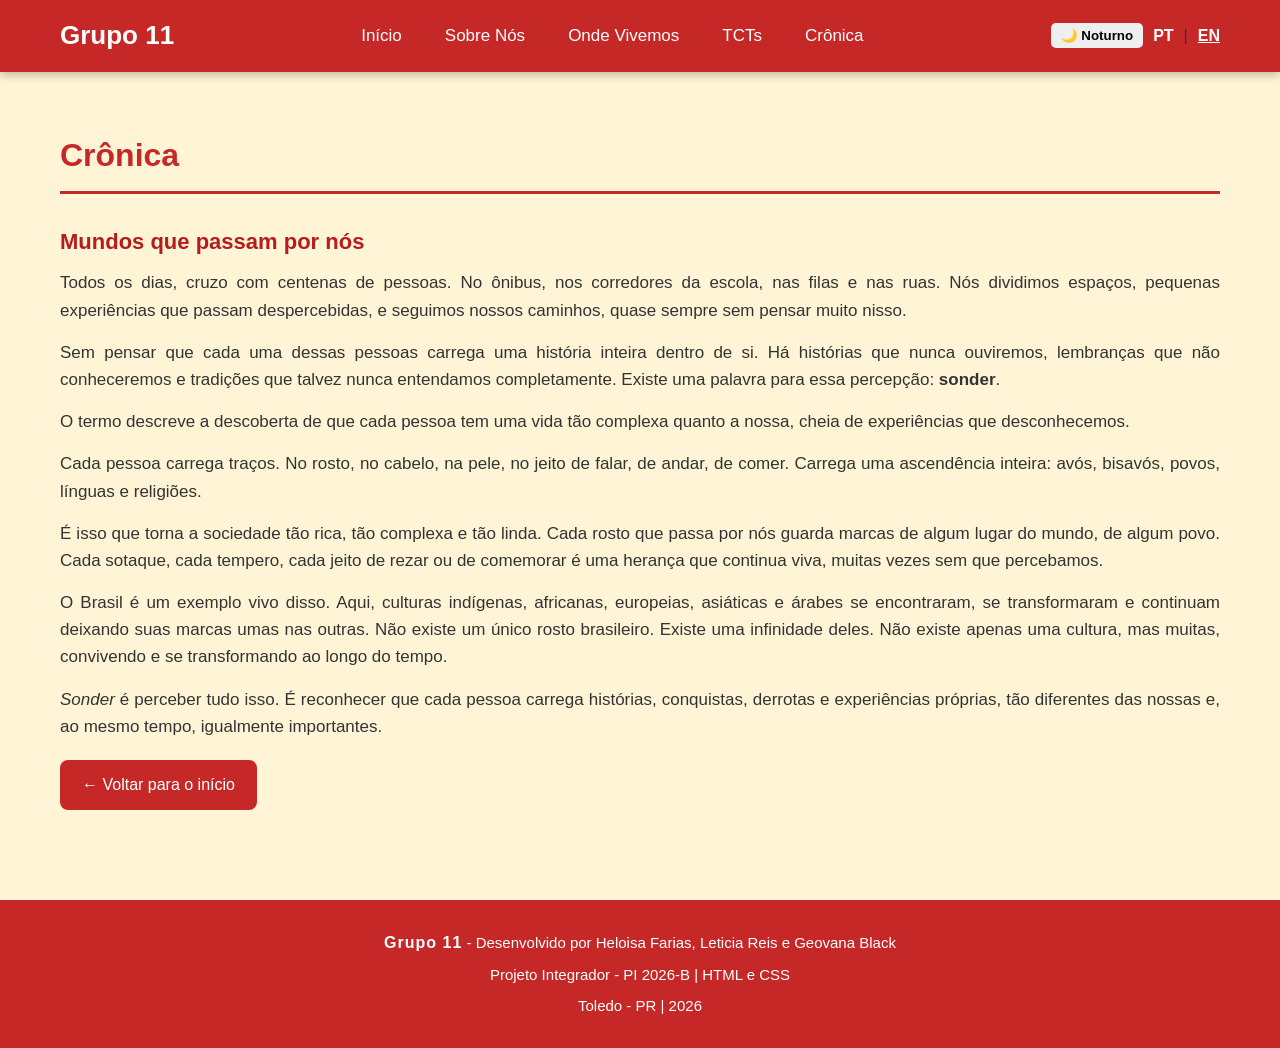
<file: cronica.html>
<!DOCTYPE html>
<html lang="pt-br">
<head>
    <meta charset="UTF-8">
    <meta name="viewport" content="width=device-width, initial-scale=1.0">
    <title>Crônica - Grupo 11</title>
    <link rel="stylesheet" href="assets/css/estilo.css">
    <script src="assets/js/script.js" defer></script>
</head>

<body>

<header>
    <nav class="menu">
        <div class="logo">
            <h1>Grupo 11</h1>
        </div>
        <ul class="menu-links">
            <li><a href="index.html">Início</a></li>
            <li><a href="index.html#sobre-nos">Sobre Nós</a></li>
            <li><a href="index.html#onde-vivemos">Onde Vivemos</a></li>
            <li><a href="index.html#tcts">TCTs</a></li>
            <li><a href="cronica.html">Crônica</a></li>
        </ul>
        <div style="display: flex; gap: 10px; align-items: center;">
            <button onclick="toggleTema()" style="padding: 5px 10px; cursor: pointer; border-radius: 5px; border: none; font-weight: bold;">🌙 Noturno</button>
            <span style="color: white; font-weight: bold;">PT</span> |
            <a href="en/cronica.html" style="color: white; font-weight: bold; text-decoration: underline;">EN</a>
        </div>
    </nav>
</header>

<main>
    <section class="inicio">
        <h2>Crônica</h2>
        <h3>Mundos que passam por nós</h3>

        <p>Todos os dias, cruzo com centenas de pessoas. No ônibus, nos corredores da escola, nas filas e nas ruas. Nós dividimos espaços, pequenas experiências que passam despercebidas, e seguimos nossos caminhos, quase sempre sem pensar muito nisso.</p>

        <p>Sem pensar que cada uma dessas pessoas carrega uma história inteira dentro de si. Há histórias que nunca ouviremos, lembranças que não conheceremos e tradições que talvez nunca entendamos completamente. Existe uma palavra para essa percepção: <strong>sonder</strong>.</p>

        <p>O termo descreve a descoberta de que cada pessoa tem uma vida tão complexa quanto a nossa, cheia de experiências que desconhecemos.</p>

        <p>Cada pessoa carrega traços. No rosto, no cabelo, na pele, no jeito de falar, de andar, de comer. Carrega uma ascendência inteira: avós, bisavós, povos, línguas e religiões.</p>

        <p>É isso que torna a sociedade tão rica, tão complexa e tão linda. Cada rosto que passa por nós guarda marcas de algum lugar do mundo, de algum povo. Cada sotaque, cada tempero, cada jeito de rezar ou de comemorar é uma herança que continua viva, muitas vezes sem que percebamos.</p>

        <p>O Brasil é um exemplo vivo disso. Aqui, culturas indígenas, africanas, europeias, asiáticas e árabes se encontraram, se transformaram e continuam deixando suas marcas umas nas outras. Não existe um único rosto brasileiro. Existe uma infinidade deles. Não existe apenas uma cultura, mas muitas, convivendo e se transformando ao longo do tempo.</p>

        <p><em>Sonder</em> é perceber tudo isso. É reconhecer que cada pessoa carrega histórias, conquistas, derrotas e experiências próprias, tão diferentes das nossas e, ao mesmo tempo, igualmente importantes.</p>

        <div class="integrantes">
            <a href="index.html">← Voltar para o início</a>
        </div>
    </section>
</main>

<footer>
    <p><strong>Grupo 11</strong> - Desenvolvido por Heloisa Farias, Leticia Reis e Geovana Black</p>
    <p>Projeto Integrador - PI 2026-B | HTML e CSS</p>
    <p>Toledo - PR | 2026</p>
</footer>

</body>
</html>
</file>
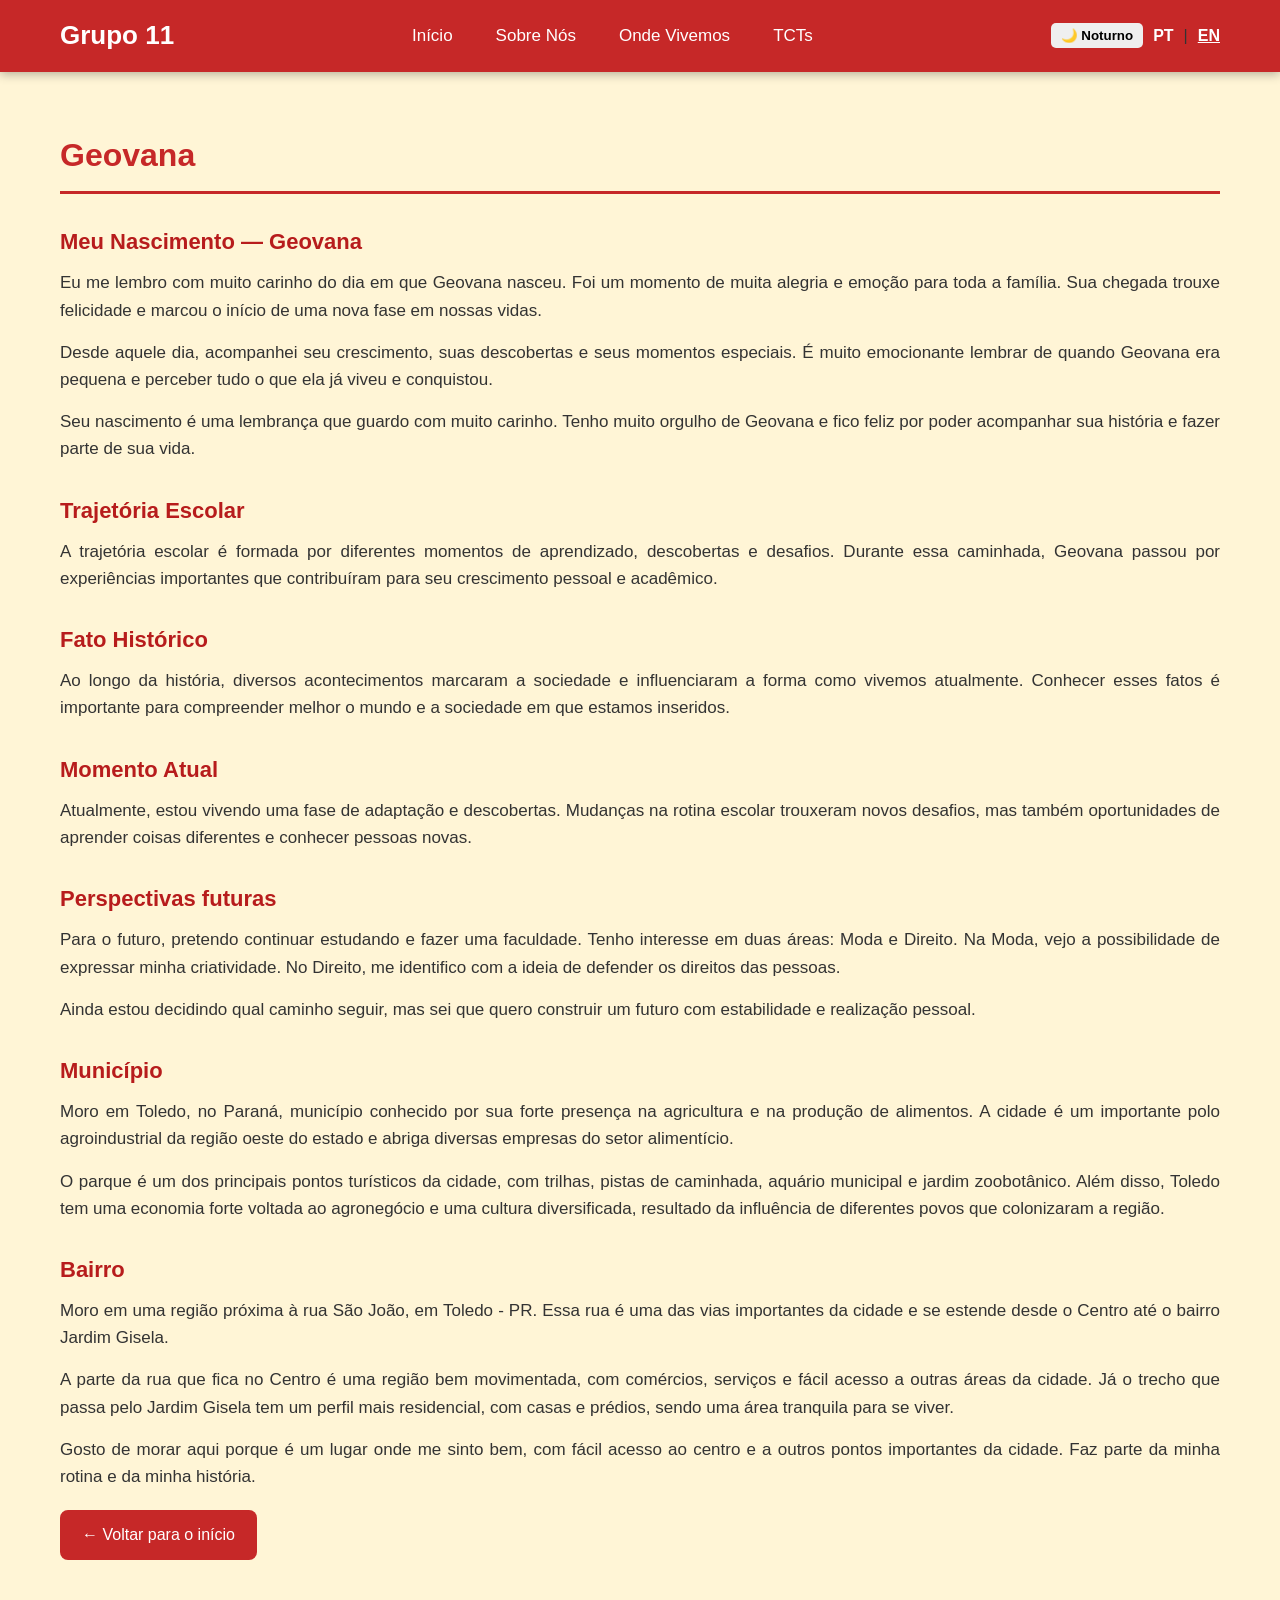
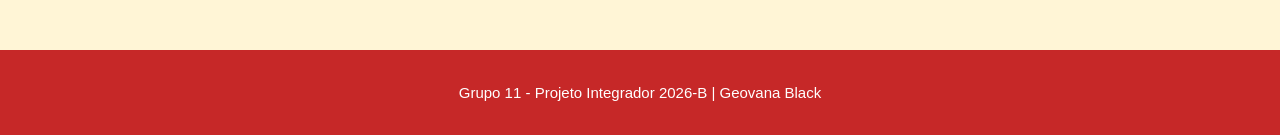
<file: geovana.html>
<!DOCTYPE html>
<html lang="pt-br">

<head>
    <meta charset="UTF-8">
    <meta name="viewport" content="width=device-width, initial-scale=1.0">
    <title>Geovana - Grupo 11</title>
    <link rel="stylesheet" href="assets/css/estilo.css">
    <script src="assets/js/script.js" defer></script>
</head>

<body>

<header>
    <nav class="menu">
        <div class="logo">
            <h1>Grupo 11</h1>
        </div>
        <ul class="menu-links">
            <li><a href="index.html">Início</a></li>
            <li><a href="index.html#sobre-nos">Sobre Nós</a></li>
            <li><a href="index.html#onde-vivemos">Onde Vivemos</a></li>
            <li><a href="index.html#tcts">TCTs</a></li>
        </ul>
        <div style="display: flex; gap: 10px; align-items: center;">
            <button onclick="toggleTema()" style="padding: 5px 10px; cursor: pointer; border-radius: 5px; border: none; font-weight: bold;">🌙 Noturno</button>
            <span style="color: white; font-weight: bold;">PT</span> | 
            <a href="en/geovana.html" style="color: white; font-weight: bold; text-decoration: underline;">EN</a>
        </div>
    </nav>
</header>

<main>

    <section class="inicio">

        <h2>Geovana</h2>

        <h3 id="nascimento">Meu Nascimento — Geovana</h3>

        <p>
            Eu me lembro com muito carinho do dia em que Geovana nasceu.
            Foi um momento de muita alegria e emoção para toda a família.
            Sua chegada trouxe felicidade e marcou o início de uma nova fase
            em nossas vidas.
        </p>

        <p>
            Desde aquele dia, acompanhei seu crescimento, suas descobertas
            e seus momentos especiais. É muito emocionante lembrar de quando
            Geovana era pequena e perceber tudo o que ela já viveu e conquistou.
        </p>

        <p>
            Seu nascimento é uma lembrança que guardo com muito carinho.
            Tenho muito orgulho de Geovana e fico feliz por poder acompanhar
            sua história e fazer parte de sua vida.
        </p>

        <h3 id="trajetoria">Trajetória Escolar</h3>

        <p>
            A trajetória escolar é formada por diferentes momentos de
            aprendizado, descobertas e desafios. Durante essa caminhada,
            Geovana passou por experiências importantes que contribuíram
            para seu crescimento pessoal e acadêmico.
        </p>

        <h3 id="fato-historico">Fato Histórico</h3>

        <p>
            Ao longo da história, diversos acontecimentos marcaram a sociedade
            e influenciaram a forma como vivemos atualmente. Conhecer esses
            fatos é importante para compreender melhor o mundo e a sociedade
            em que estamos inseridos.
        </p>

        <h3 id="momento-atual">Momento Atual</h3>
        <p>
            Atualmente, estou vivendo uma fase de adaptação e descobertas.
            Mudanças na rotina escolar trouxeram novos desafios, mas também
            oportunidades de aprender coisas diferentes e conhecer pessoas
            novas.
        </p>

        <h3 id="perspectivas">Perspectivas futuras</h3>
        <p>
            Para o futuro, pretendo continuar estudando e fazer uma faculdade.
            Tenho interesse em duas áreas: Moda e Direito. Na Moda, vejo a
            possibilidade de expressar minha criatividade. No Direito, me
            identifico com a ideia de defender os direitos das pessoas.
        </p>
        <p>
            Ainda estou decidindo qual caminho seguir, mas sei que quero
            construir um futuro com estabilidade e realização pessoal.
        </p>

        <h3 id="municipio">Município</h3>
        <p>
            Moro em Toledo, no Paraná, município conhecido por sua forte
            presença na agricultura e na produção de alimentos. A cidade é
            um importante polo agroindustrial da região oeste do estado e
            abriga diversas empresas do setor alimentício.
        </p>
        <p>
             O parque é um dos principais pontos turísticos da cidade, com
            trilhas, pistas de caminhada, aquário municipal e jardim
            zoobotânico. Além disso, Toledo tem uma economia forte voltada
            ao agronegócio e uma cultura diversificada, resultado da
            influência de diferentes povos que colonizaram a região.
        </p>

        <h3 id="bairro">Bairro</h3>
        <p>
            Moro em uma região próxima à rua São João, em Toledo - PR. Essa
            rua é uma das vias importantes da cidade e se estende desde o
            Centro até o bairro Jardim Gisela.
        </p>
        <p>
            A parte da rua que fica no Centro é uma região bem movimentada,
            com comércios, serviços e fácil acesso a outras áreas da cidade.
            Já o trecho que passa pelo Jardim Gisela tem um perfil mais
            residencial, com casas e prédios, sendo uma área tranquila para
            se viver.
        </p>
        <p>
            Gosto de morar aqui porque é um lugar onde me sinto bem, com
            fácil acesso ao centro e a outros pontos importantes da cidade.
            Faz parte da minha rotina e da minha história.
        </p>

        <div class="integrantes">
            <a href="index.html">← Voltar para o início</a>
        </div>

    </section>

</main>
<footer>
    <p>Grupo 11 - Projeto Integrador 2026-B | Geovana Black</p>
</footer>

</body>
</html>
</file>
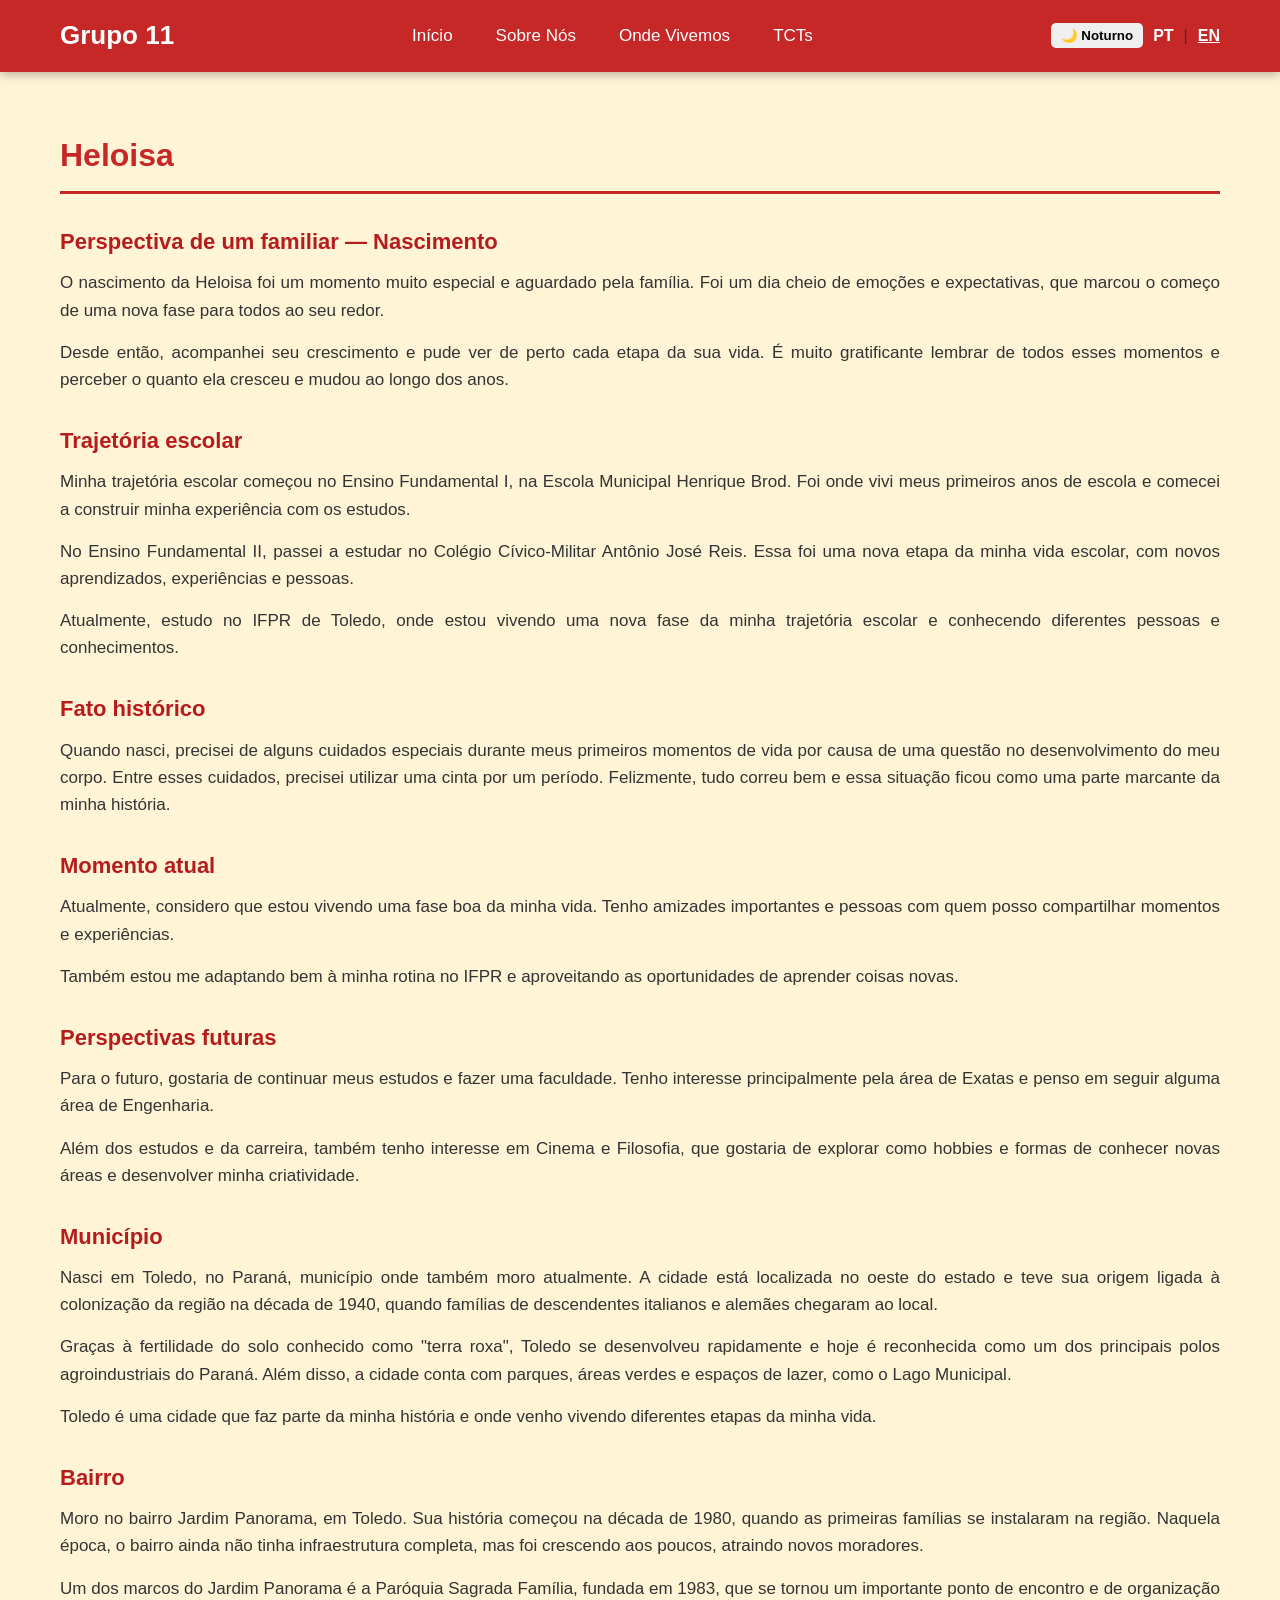
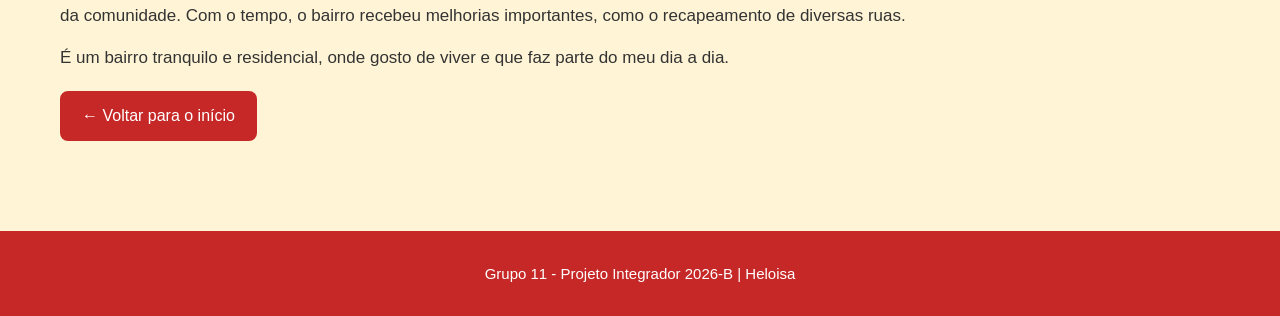
<file: heloisa.html>
<!DOCTYPE html>
<html lang="pt-br">
<head>
    <meta charset="UTF-8">
    <meta name="viewport" content="width=device-width, initial-scale=1.0">
    <title>Heloisa - Grupo 11</title>
    <link rel="stylesheet" href="assets/css/estilo.css">
    <script src="assets/js/script.js" defer></script>
</head>

<body>

<header>
    <nav class="menu">
        <div class="logo">
            <h1>Grupo 11</h1>
        </div>
        <ul class="menu-links">
            <li><a href="index.html">Início</a></li>
            <li><a href="index.html#sobre-nos">Sobre Nós</a></li>
            <li><a href="index.html#onde-vivemos">Onde Vivemos</a></li>
            <li><a href="index.html#tcts">TCTs</a></li>
        </ul>
        <div style="display: flex; gap: 10px; align-items: center;">
            <button onclick="toggleTema()" style="padding: 5px 10px; cursor: pointer; border-radius: 5px; border: none; font-weight: bold;">🌙 Noturno</button>
            <span style="color: white; font-weight: bold;">PT</span> | 
            <a href="en/heloisa.html" style="color: white; font-weight: bold; text-decoration: underline;">EN</a>
        </div>
    </nav>
</header>      

<main>

    <section class="inicio">

        <h2>Heloisa</h2>

        <h3 id="nascimento">Perspectiva de um familiar — Nascimento</h3>

        <p>
            O nascimento da Heloisa foi um momento muito especial e
            aguardado pela família. Foi um dia cheio de emoções e
            expectativas, que marcou o começo de uma nova fase para
            todos ao seu redor.
        </p>

        <p>
            Desde então, acompanhei seu crescimento e pude ver de perto
            cada etapa da sua vida. É muito gratificante lembrar de
            todos esses momentos e perceber o quanto ela cresceu e
            mudou ao longo dos anos.
        </p>

        <h3 id="trajetoria">Trajetória escolar</h3>

        <p>
            Minha trajetória escolar começou no Ensino Fundamental I,
            na Escola Municipal Henrique Brod. Foi onde vivi meus
            primeiros anos de escola e comecei a construir minha
            experiência com os estudos.
        </p>

        <p>
            No Ensino Fundamental II, passei a estudar no Colégio
            Cívico-Militar Antônio José Reis. Essa foi uma nova etapa
            da minha vida escolar, com novos aprendizados, experiências
            e pessoas.
        </p>

        <p>
            Atualmente, estudo no IFPR de Toledo, onde estou vivendo
            uma nova fase da minha trajetória escolar e conhecendo
            diferentes pessoas e conhecimentos.
        </p>

        <h3 id="fato-historico">Fato histórico</h3>

        <p>
            Quando nasci, precisei de alguns cuidados especiais durante
            meus primeiros momentos de vida por causa de uma questão no
            desenvolvimento do meu corpo. Entre esses cuidados, precisei
            utilizar uma cinta por um período. Felizmente, tudo correu
            bem e essa situação ficou como uma parte marcante da minha
            história.
        </p>

        <h3 id="momento-atual">Momento atual</h3>

        <p>
            Atualmente, considero que estou vivendo uma fase boa da
            minha vida. Tenho amizades importantes e pessoas com quem
            posso compartilhar momentos e experiências.
        </p>

        <p>
            Também estou me adaptando bem à minha rotina no IFPR e
            aproveitando as oportunidades de aprender coisas novas.
        </p>

        <h3 id="perspectivas">Perspectivas futuras</h3>

        <p>
            Para o futuro, gostaria de continuar meus estudos e fazer
            uma faculdade. Tenho interesse principalmente pela área de
            Exatas e penso em seguir alguma área de Engenharia.
        </p>

        <p>
            Além dos estudos e da carreira, também tenho interesse em
            Cinema e Filosofia, que gostaria de explorar como hobbies
            e formas de conhecer novas áreas e desenvolver minha
            criatividade.
        </p>

        <h3 id="municipio">Município</h3>

        <p>
            Nasci em Toledo, no Paraná, município onde também moro
            atualmente. A cidade está localizada no oeste do estado e teve sua origem ligada à
            colonização da região na década de 1940, quando famílias de
            descendentes italianos e alemães chegaram ao local.
        </p>

        <p>
            Graças à fertilidade do solo conhecido como "terra roxa", Toledo
            se desenvolveu rapidamente e hoje é reconhecida como um dos
            principais polos agroindustriais do Paraná. Além disso, a cidade
            conta com parques, áreas verdes e espaços de lazer, como o Lago
            Municipal.
        </p>
        <p>
            Toledo é uma cidade que faz parte da minha história e onde
            venho vivendo diferentes etapas da minha vida.
        </p>

        <h3 id="bairro">Bairro</h3>

        <p>
            Moro no bairro Jardim Panorama, em Toledo. Sua história começou na década de 1980, quando as primeiras
            famílias se instalaram na região. Naquela época, o bairro ainda
            não tinha infraestrutura completa, mas foi crescendo aos poucos,
            atraindo novos moradores.
        </p>
       
        <p>
            Um dos marcos do Jardim Panorama é a Paróquia Sagrada Família,
            fundada em 1983, que se tornou um importante ponto de encontro
            e de organização da comunidade. Com o tempo, o bairro recebeu
            melhorias importantes, como o recapeamento de diversas ruas.
        </p>
        <p>
            É um bairro tranquilo e residencial, onde gosto de viver e que faz
            parte do meu dia a dia.
        </p>

        <div class="integrantes">
            <a href="index.html">← Voltar para o início</a>
        </div>

    </section>

</main>

<footer>
    <p>Grupo 11 - Projeto Integrador 2026-B | Heloisa</p>
</footer>

</body>
</html>
</file>
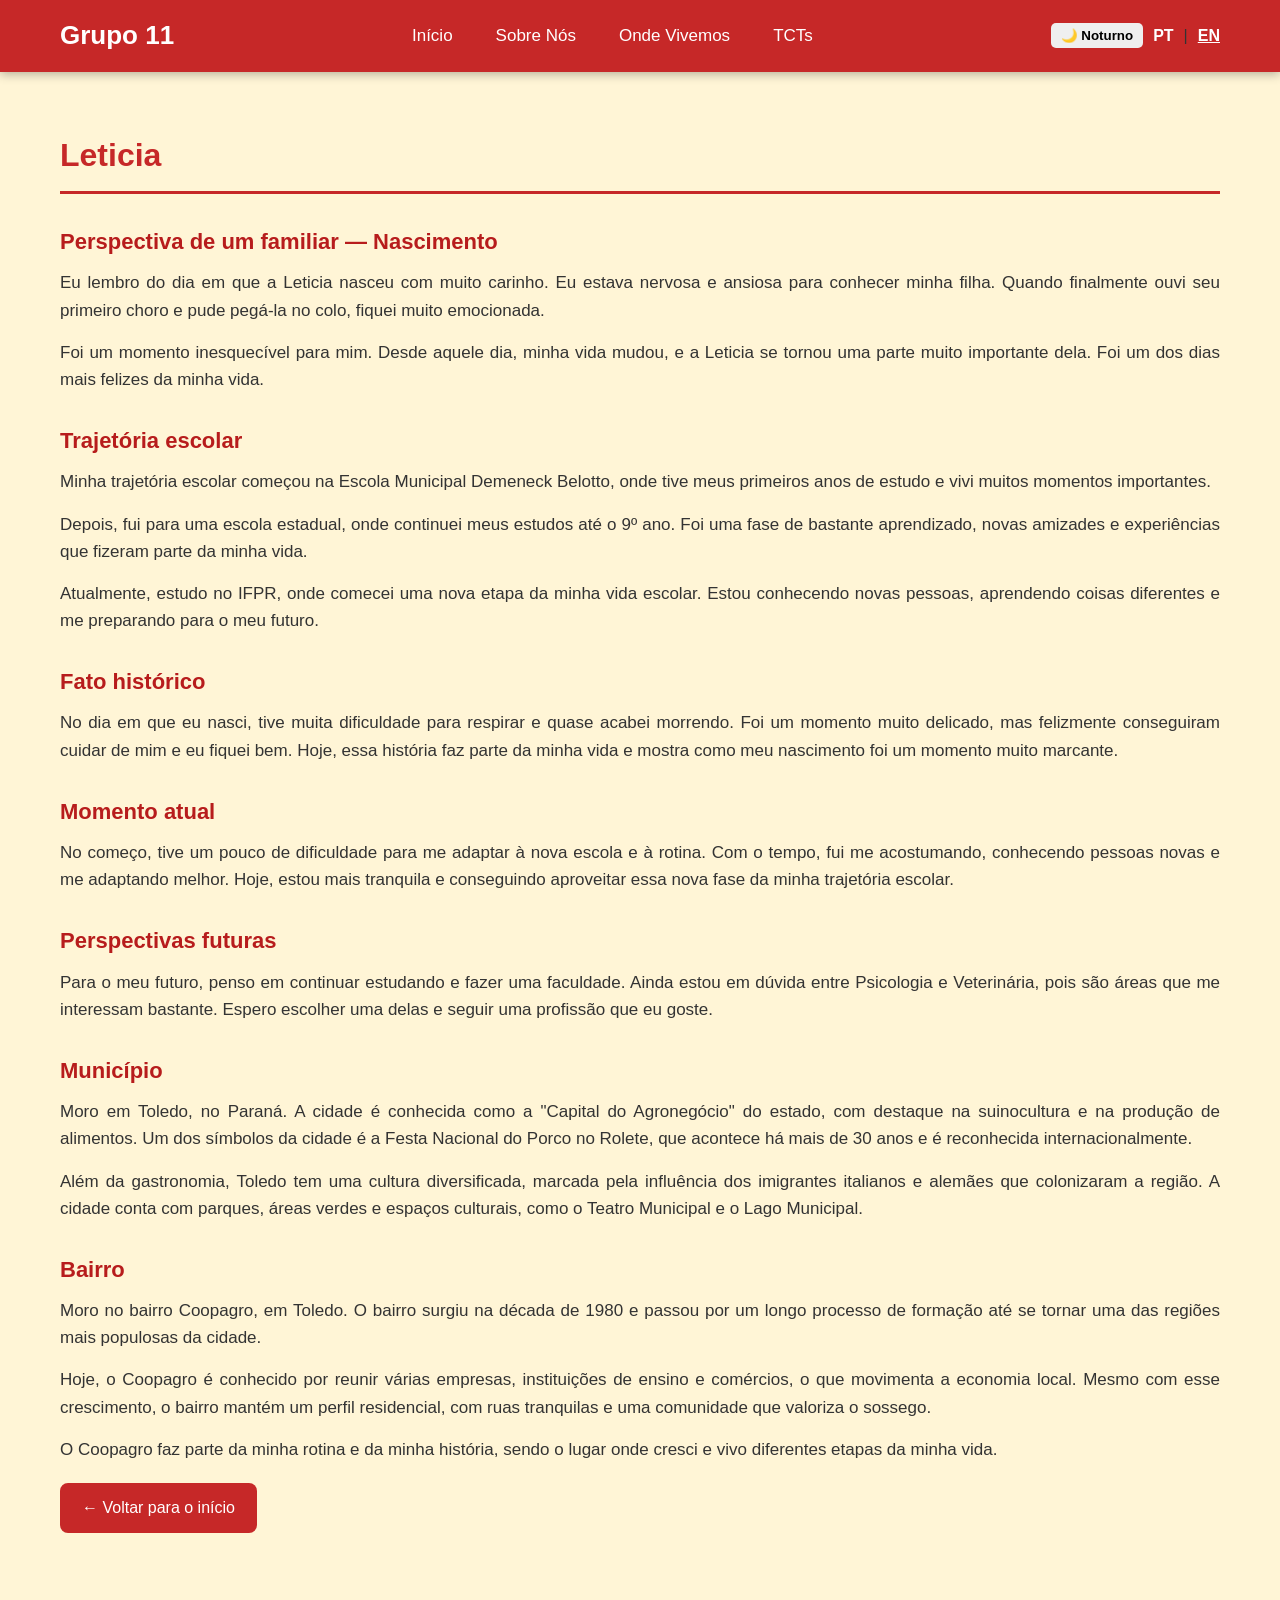
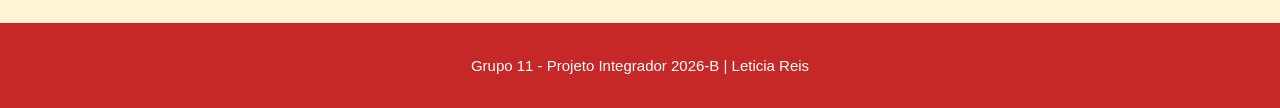
<file: leticia.html>
<!DOCTYPE html>
<html lang="pt-br">
<head>
    <meta charset="UTF-8">
    <meta name="viewport" content="width=device-width, initial-scale=1.0">
    <title>Leticia - Grupo 11</title>
    <link rel="stylesheet" href="assets/css/estilo.css">
    <script src="assets/js/script.js" defer></script>
</head>

<body>

<header>
    <nav class="menu">
        <div class="logo">
            <h1>Grupo 11</h1>
        </div>
        <ul class="menu-links">
            <li><a href="index.html">Início</a></li>
            <li><a href="index.html#sobre-nos">Sobre Nós</a></li>
            <li><a href="index.html#onde-vivemos">Onde Vivemos</a></li>
            <li><a href="index.html#tcts">TCTs</a></li>
        </ul>
        <div style="display: flex; gap: 10px; align-items: center;">
            <button onclick="toggleTema()" style="padding: 5px 10px; cursor: pointer; border-radius: 5px; border: none; font-weight: bold;">🌙 Noturno</button>
            <span style="color: white; font-weight: bold;">PT</span> | 
            <a href="en/leticia.html" style="color: white; font-weight: bold; text-decoration: underline;">EN</a>
        </div>
    </nav>
</header>

<main>

    <section class="inicio">

        <h2>Leticia</h2>

        <h3 id="nascimento">Perspectiva de um familiar — Nascimento</h3>

        <p>
            Eu lembro do dia em que a Leticia nasceu com muito carinho.
            Eu estava nervosa e ansiosa para conhecer minha filha.
            Quando finalmente ouvi seu primeiro choro e pude pegá-la
            no colo, fiquei muito emocionada.
        </p>

        <p>
            Foi um momento inesquecível para mim. Desde aquele dia,
            minha vida mudou, e a Leticia se tornou uma parte muito
            importante dela. Foi um dos dias mais felizes da minha vida.
        </p>

        <h3 id="trajetoria">Trajetória escolar</h3>

        <p>
            Minha trajetória escolar começou na Escola Municipal
            Demeneck Belotto, onde tive meus primeiros anos de estudo
            e vivi muitos momentos importantes.
        </p>

        <p>
            Depois, fui para uma escola estadual, onde continuei meus
            estudos até o 9º ano. Foi uma fase de bastante aprendizado,
            novas amizades e experiências que fizeram parte da minha vida.
        </p>

        <p>
            Atualmente, estudo no IFPR, onde comecei uma nova etapa da
            minha vida escolar. Estou conhecendo novas pessoas,
            aprendendo coisas diferentes e me preparando para o meu futuro.
        </p>

        <h3 id="fato-historico">Fato histórico</h3>

        <p>
            No dia em que eu nasci, tive muita dificuldade para respirar
            e quase acabei morrendo. Foi um momento muito delicado, mas
            felizmente conseguiram cuidar de mim e eu fiquei bem.
            Hoje, essa história faz parte da minha vida e mostra como
            meu nascimento foi um momento muito marcante.
        </p>

        <h3 id="momento-atual">Momento atual</h3>

        <p>
            No começo, tive um pouco de dificuldade para me adaptar à
            nova escola e à rotina. Com o tempo, fui me acostumando,
            conhecendo pessoas novas e me adaptando melhor. Hoje, estou
            mais tranquila e conseguindo aproveitar essa nova fase da
            minha trajetória escolar.
        </p>

        <h3 id="perspectivas">Perspectivas futuras</h3>

        <p>
            Para o meu futuro, penso em continuar estudando e fazer uma
            faculdade. Ainda estou em dúvida entre Psicologia e
            Veterinária, pois são áreas que me interessam bastante.
            Espero escolher uma delas e seguir uma profissão que eu goste.
        </p>

        <h3 id="municipio">Município</h3>

        <p>
            Moro em Toledo, no Paraná. A cidade é conhecida como a "Capital
            do Agronegócio" do estado, com destaque na suinocultura e na
            produção de alimentos. Um dos símbolos da cidade é a Festa
            Nacional do Porco no Rolete, que acontece há mais de 30 anos e
            é reconhecida internacionalmente.
        </p>

        <p>
            Além da gastronomia, Toledo tem uma cultura diversificada,
            marcada pela influência dos imigrantes italianos e alemães que
            colonizaram a região. A cidade conta com parques, áreas verdes
            e espaços culturais, como o Teatro Municipal e o Lago Municipal.
        </p>

        <h3 id="bairro">Bairro</h3>

        <p>
            Moro no bairro Coopagro, em Toledo. O bairro surgiu na
            década de 1980 e passou por um longo processo de formação até
            se tornar uma das regiões mais populosas da cidade.
        </p>
        
        <p>
            Hoje, o Coopagro é conhecido por reunir várias empresas,
            instituições de ensino e comércios, o que movimenta a economia
            local. Mesmo com esse crescimento, o bairro mantém um perfil
            residencial, com ruas tranquilas e uma comunidade que valoriza
            o sossego.
        </p>
        
        <p>
            O Coopagro faz parte da minha rotina e da minha história, sendo
            o lugar onde cresci e vivo diferentes etapas da minha vida.
        </p>

        <div class="integrantes">
            <a href="index.html">← Voltar para o início</a>
        </div>
    </section>

</main>
<footer>
    <p>Grupo 11 - Projeto Integrador 2026-B | Leticia Reis</p>
</footer>

</body>
</html>
</file>
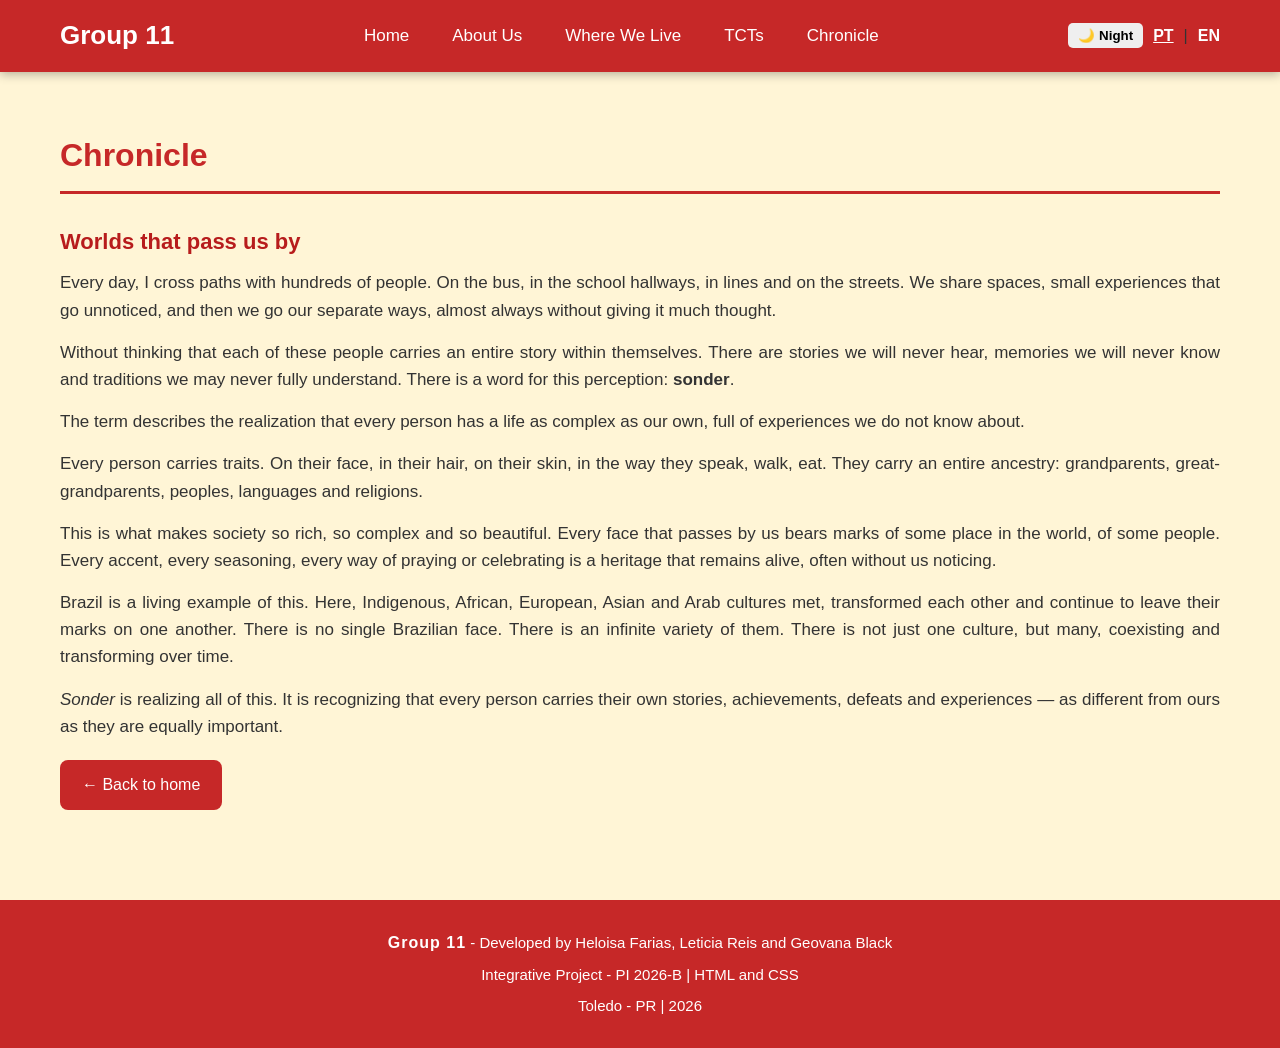
<file: en/cronica.html>
<!DOCTYPE html>
<html lang="en">
<head>
    <meta charset="UTF-8">
    <meta name="viewport" content="width=device-width, initial-scale=1.0">
    <title>Chronicle - Group 11</title>
    <link rel="stylesheet" href="../assets/css/estilo.css">
    <script src="../assets/js/script.js" defer></script>
</head>

<body>

<header>
    <nav class="menu">
        <div class="logo">
            <h1>Group 11</h1>
        </div>
        <ul class="menu-links">
            <li><a href="index.html">Home</a></li>
            <li><a href="index.html#sobre-nos">About Us</a></li>
            <li><a href="index.html#onde-vivemos">Where We Live</a></li>
            <li><a href="index.html#tcts">TCTs</a></li>
            <li><a href="cronica.html">Chronicle</a></li>
        </ul>
        <div style="display: flex; gap: 10px; align-items: center;">
            <button onclick="toggleTema()" style="padding: 5px 10px; cursor: pointer; border-radius: 5px; border: none; font-weight: bold;">🌙 Night</button>
            <a href="../cronica.html" style="color: white; font-weight: bold; text-decoration: underline;">PT</a> |
            <span style="color: white; font-weight: bold;">EN</span>
        </div>
    </nav>
</header>

<main>
    <section class="inicio">
        <h2>Chronicle</h2>
        <h3>Worlds that pass us by</h3>

        <p>Every day, I cross paths with hundreds of people. On the bus, in the school hallways, in lines and on the streets. We share spaces, small experiences that go unnoticed, and then we go our separate ways, almost always without giving it much thought.</p>

        <p>Without thinking that each of these people carries an entire story within themselves. There are stories we will never hear, memories we will never know and traditions we may never fully understand. There is a word for this perception: <strong>sonder</strong>.</p>

        <p>The term describes the realization that every person has a life as complex as our own, full of experiences we do not know about.</p>

        <p>Every person carries traits. On their face, in their hair, on their skin, in the way they speak, walk, eat. They carry an entire ancestry: grandparents, great-grandparents, peoples, languages and religions.</p>

        <p>This is what makes society so rich, so complex and so beautiful. Every face that passes by us bears marks of some place in the world, of some people. Every accent, every seasoning, every way of praying or celebrating is a heritage that remains alive, often without us noticing.</p>

        <p>Brazil is a living example of this. Here, Indigenous, African, European, Asian and Arab cultures met, transformed each other and continue to leave their marks on one another. There is no single Brazilian face. There is an infinite variety of them. There is not just one culture, but many, coexisting and transforming over time.</p>

        <p><em>Sonder</em> is realizing all of this. It is recognizing that every person carries their own stories, achievements, defeats and experiences — as different from ours as they are equally important.</p>

        <div class="integrantes">
            <a href="index.html">← Back to home</a>
        </div>
    </section>
</main>

<footer>
    <p><strong>Group 11</strong> - Developed by Heloisa Farias, Leticia Reis and Geovana Black</p>
    <p>Integrative Project - PI 2026-B | HTML and CSS</p>
    <p>Toledo - PR | 2026</p>
</footer>

</body>
</html>
</file>
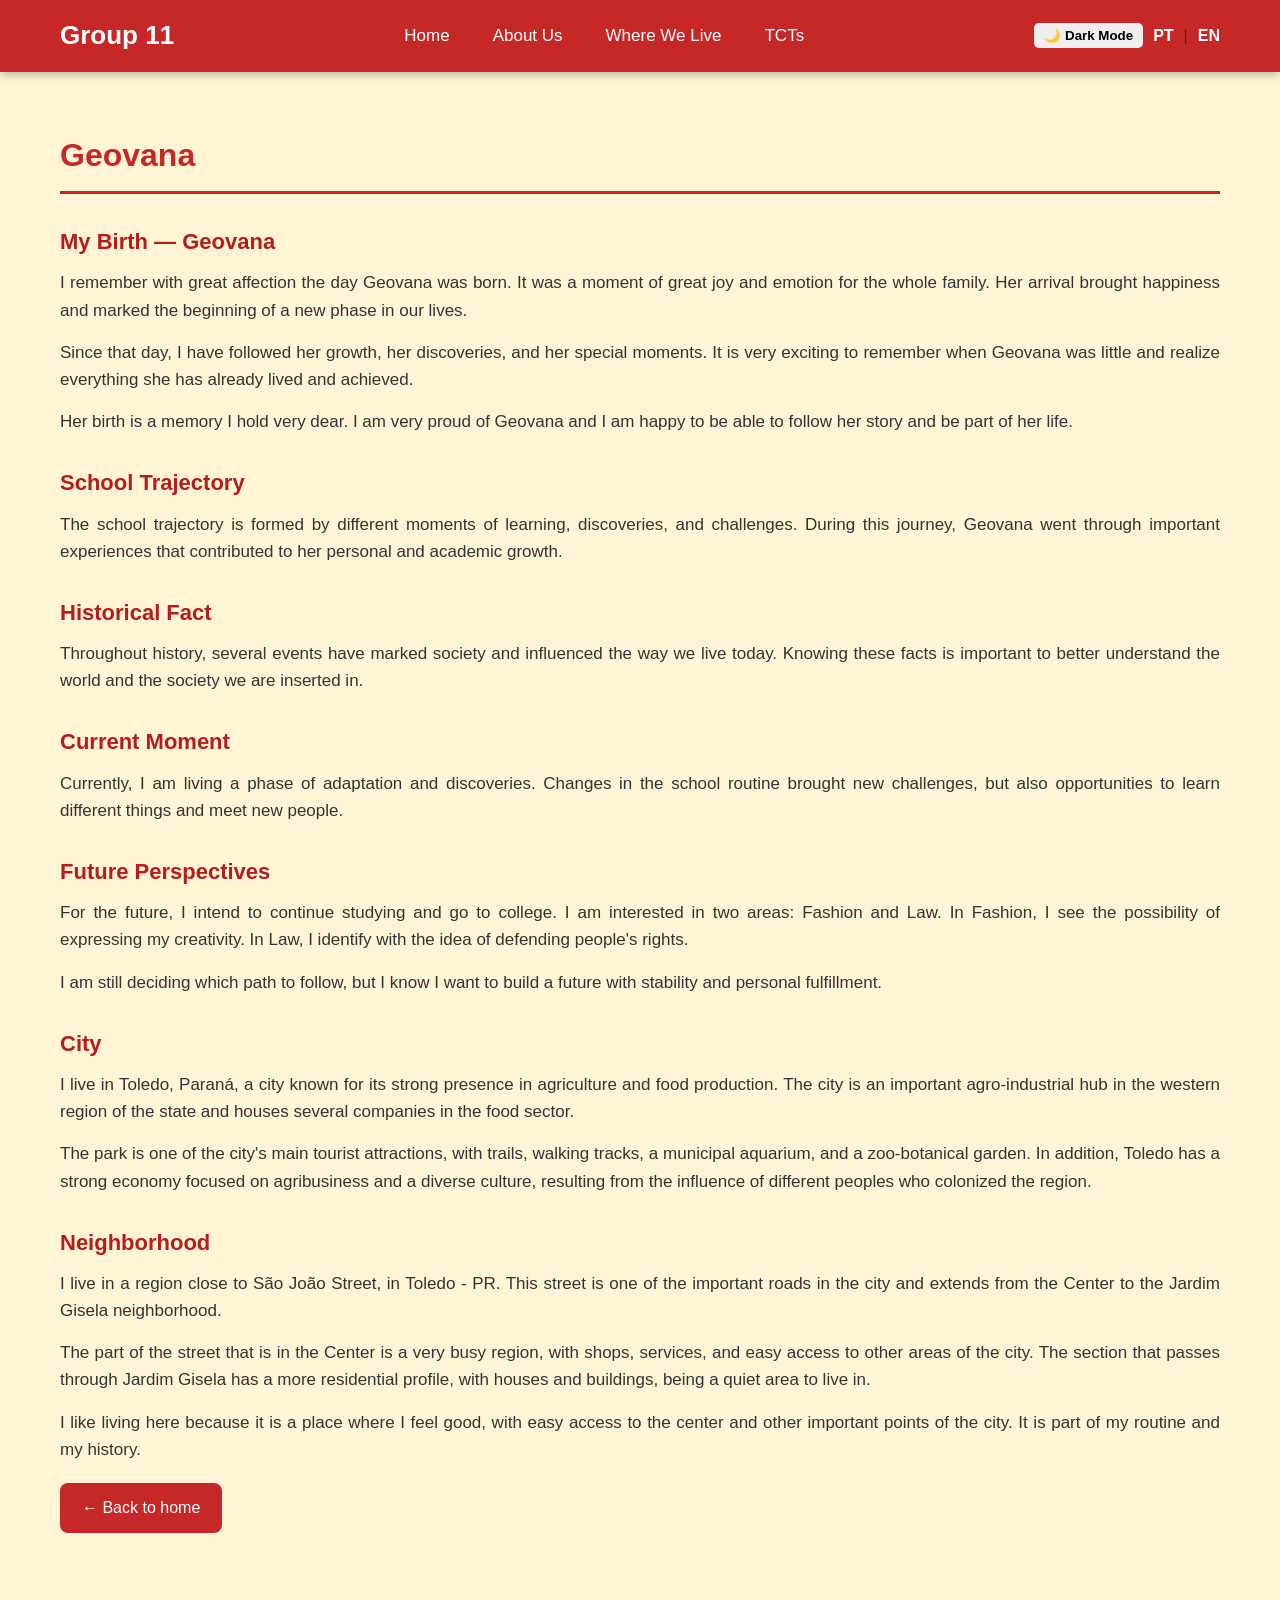
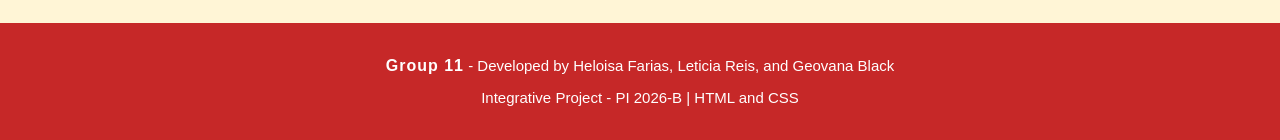
<file: en/geovana.html>
<!DOCTYPE html>
<html lang="en">
<head>
    <meta charset="UTF-8">
    <meta name="viewport" content="width=device-width, initial-scale=1.0">
    <title>Geovana - Group 11</title>
    <link rel="stylesheet" href="../assets/css/estilo.css">
    <script src="../assets/js/script.js" defer></script>
</head>
<body>
<header>
    <nav class="menu">
        <div class="logo"><h1>Group 11</h1></div>
        <ul class="menu-links">
            <li><a href="index.html">Home</a></li>
            <li><a href="index.html#sobre-nos">About Us</a></li>
            <li><a href="index.html#onde-vivemos">Where We Live</a></li>
            <li><a href="index.html#tcts">TCTs</a></li>
        </ul>
        <div style="display: flex; gap: 10px; align-items: center;">
            <button onclick="toggleTema()" style="padding: 5px 10px; cursor: pointer; border-radius: 5px; border: none; font-weight: bold;">🌙 Dark Mode</button>
            <a href="../geovana.html" style="color: white; font-weight: bold; text-decoration: none;">PT</a> | 
            <span style="color: white; font-weight: bold;">EN</span>
        </div>
    </nav>
</header>
<main>
    <section class="inicio">
        <h2>Geovana</h2>
        
        <h3 id="nascimento">My Birth — Geovana</h3>
        <p>
            I remember with great affection the day Geovana was born.
            It was a moment of great joy and emotion for the whole family.
            Her arrival brought happiness and marked the beginning of a new phase
            in our lives.
        </p>
        <p>
            Since that day, I have followed her growth, her discoveries,
            and her special moments. It is very exciting to remember when
            Geovana was little and realize everything she has already lived and achieved.
        </p>
        <p>
            Her birth is a memory I hold very dear.
            I am very proud of Geovana and I am happy to be able to follow
            her story and be part of her life.
        </p>

        <h3 id="trajetoria">School Trajectory</h3>
        <p>
            The school trajectory is formed by different moments of
            learning, discoveries, and challenges. During this journey,
            Geovana went through important experiences that contributed
            to her personal and academic growth.
        </p>

        <h3 id="fato-historico">Historical Fact</h3>
        <p>
            Throughout history, several events have marked society
            and influenced the way we live today. Knowing these
            facts is important to better understand the world and the society
            we are inserted in.
        </p>

        <h3 id="momento-atual">Current Moment</h3>
        <p>
            Currently, I am living a phase of adaptation and discoveries.
            Changes in the school routine brought new challenges, but also
            opportunities to learn different things and meet new people.
        </p>

        <h3 id="perspectivas">Future Perspectives</h3>
        <p>
            For the future, I intend to continue studying and go to college.
            I am interested in two areas: Fashion and Law. In Fashion, I see
            the possibility of expressing my creativity. In Law, I
            identify with the idea of defending people's rights.
        </p>
        <p>
            I am still deciding which path to follow, but I know I want to
            build a future with stability and personal fulfillment.
        </p>

        <h3 id="municipio">City</h3>
        <p>
            I live in Toledo, Paraná, a city known for its strong
            presence in agriculture and food production. The city is
            an important agro-industrial hub in the western region of the state and
            houses several companies in the food sector.
        </p>
        <p>
            The park is one of the city's main tourist attractions, with
            trails, walking tracks, a municipal aquarium, and a zoo-botanical garden.
            In addition, Toledo has a strong economy focused on agribusiness
            and a diverse culture, resulting from the
            influence of different peoples who colonized the region.
        </p>

        <h3 id="bairro">Neighborhood</h3>
        <p>
            I live in a region close to São João Street, in Toledo - PR. This
            street is one of the important roads in the city and extends from
            the Center to the Jardim Gisela neighborhood.
        </p>
        <p>
            The part of the street that is in the Center is a very busy region,
            with shops, services, and easy access to other areas of the city.
            The section that passes through Jardim Gisela has a more residential profile,
            with houses and buildings, being a quiet area to live in.
        </p>
        <p>
            I like living here because it is a place where I feel good, with
            easy access to the center and other important points of the city.
            It is part of my routine and my history.
        </p>

        <div class="integrantes">
            <a href="index.html">← Back to home</a>
        </div>
    </section>
</main>
<footer>
    <p><strong>Group 11</strong> - Developed by Heloisa Farias, Leticia Reis, and Geovana Black</p>
    <p>Integrative Project - PI 2026-B | HTML and CSS</p>
</footer>
</body>
</html>
</file>
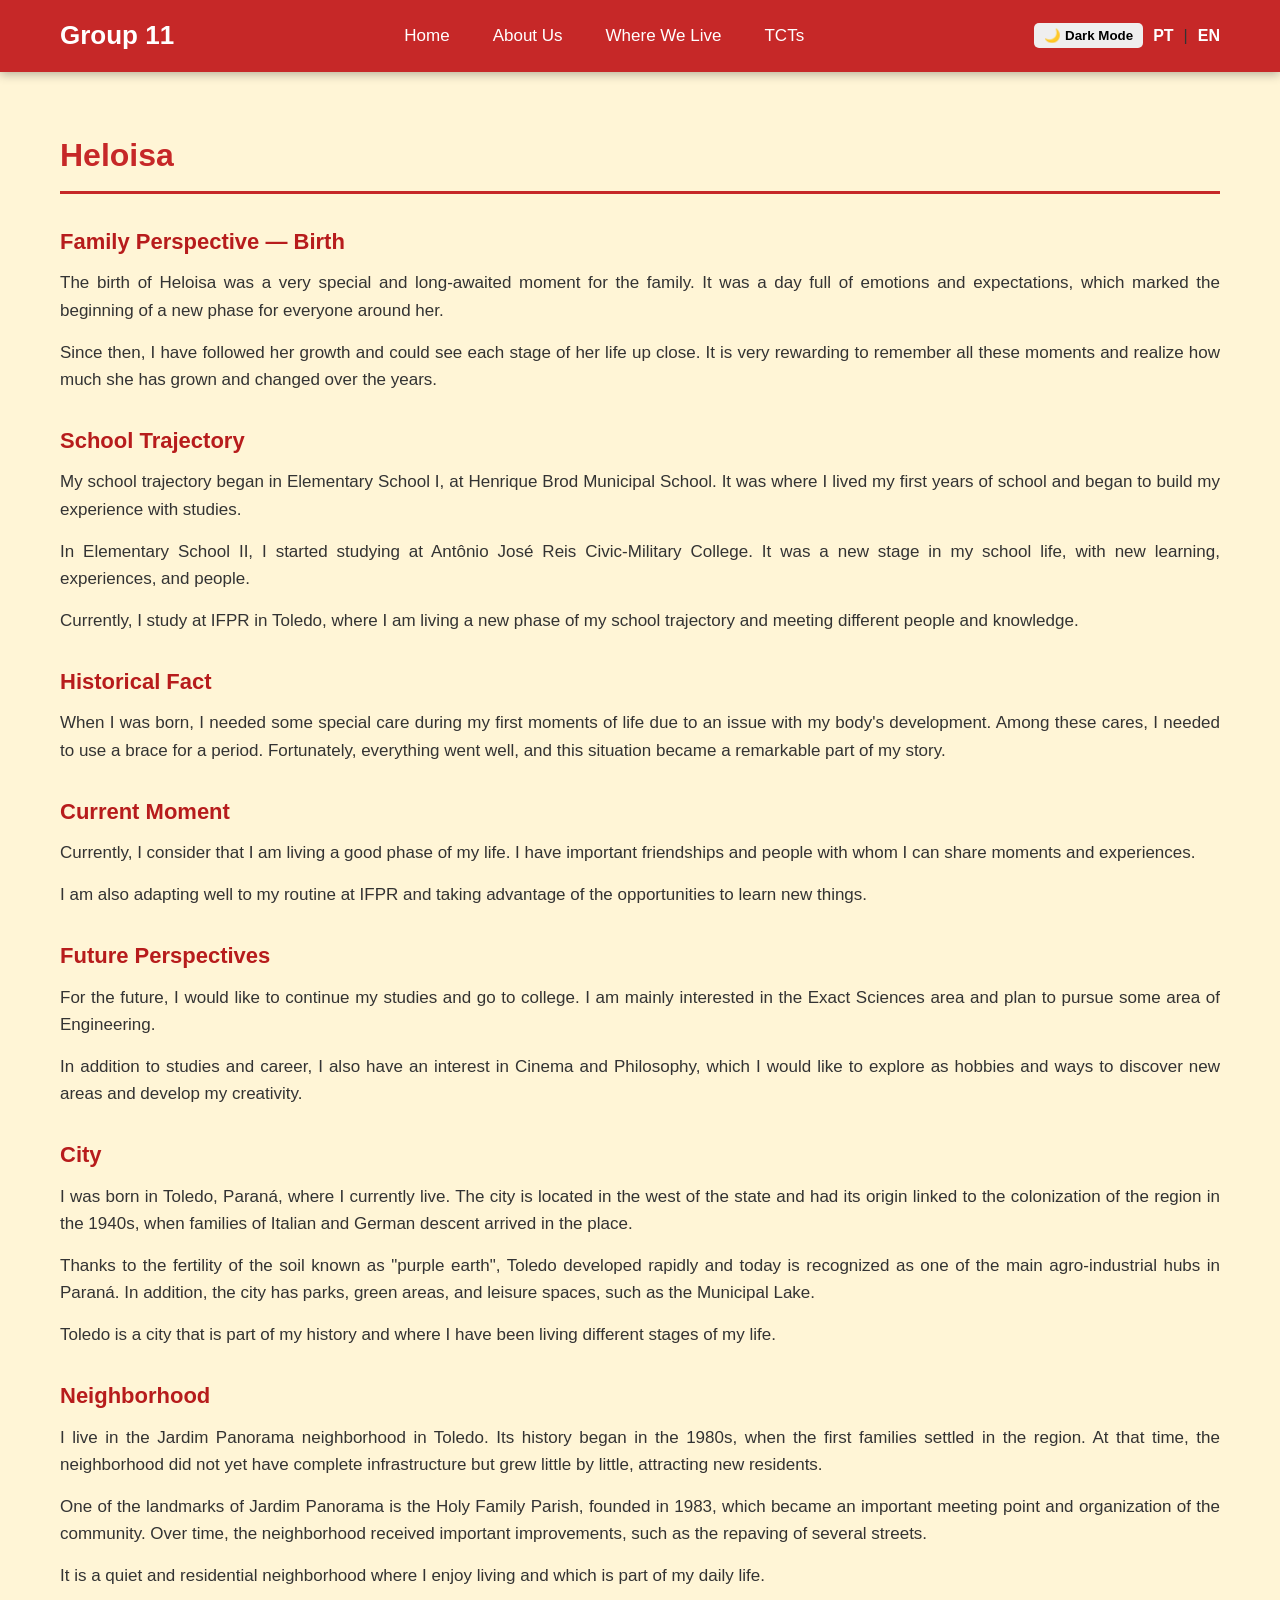
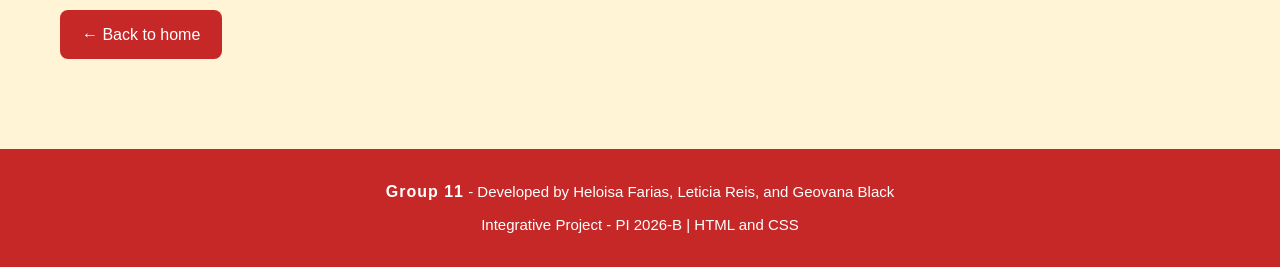
<file: en/heloisa.html>
<!DOCTYPE html>
<html lang="en">
<head>
    <meta charset="UTF-8">
    <meta name="viewport" content="width=device-width, initial-scale=1.0">
    <title>Heloisa - Group 11</title>
    <link rel="stylesheet" href="../assets/css/estilo.css">
    <script src="../assets/js/script.js" defer></script>
</head>

<body>

<header>
    <nav class="menu">
        <div class="logo">
            <h1>Group 11</h1>
        </div>
        <ul class="menu-links">
            <li><a href="index.html">Home</a></li>
            <li><a href="index.html#sobre-nos">About Us</a></li>
            <li><a href="index.html#onde-vivemos">Where We Live</a></li>
            <li><a href="index.html#tcts">TCTs</a></li>
        </ul>
        <div style="display: flex; gap: 10px; align-items: center;">
            <button onclick="toggleTema()" style="padding: 5px 10px; cursor: pointer; border-radius: 5px; border: none; font-weight: bold;">🌙 Dark Mode</button>
            <a href="../heloisa.html" style="color: white; font-weight: bold; text-decoration: none;">PT</a> | 
            <span style="color: white; font-weight: bold;">EN</span>
        </div>
    </nav>
</header>      

<main>

    <section class="inicio">

        <h2>Heloisa</h2>

        <h3 id="nascimento">Family Perspective — Birth</h3>

        <p>
            The birth of Heloisa was a very special and long-awaited moment for the family. 
            It was a day full of emotions and expectations, which marked the beginning of a new phase for everyone around her.
        </p>

        <p>
            Since then, I have followed her growth and could see each stage of her life up close. 
            It is very rewarding to remember all these moments and realize how much she has grown and changed over the years.
        </p>

        <h3 id="trajetoria">School Trajectory</h3>

        <p>
            My school trajectory began in Elementary School I, at Henrique Brod Municipal School. 
            It was where I lived my first years of school and began to build my experience with studies.
        </p>

        <p>
            In Elementary School II, I started studying at Antônio José Reis Civic-Military College. 
            It was a new stage in my school life, with new learning, experiences, and people.
        </p>

        <p>
            Currently, I study at IFPR in Toledo, where I am living a new phase of my school trajectory 
            and meeting different people and knowledge.
        </p>

        <h3 id="fato-historico">Historical Fact</h3>

        <p>
            When I was born, I needed some special care during my first moments of life due to an issue 
            with my body's development. Among these cares, I needed to use a brace for a period. 
            Fortunately, everything went well, and this situation became a remarkable part of my story.
        </p>

        <h3 id="momento-atual">Current Moment</h3>

        <p>
            Currently, I consider that I am living a good phase of my life. 
            I have important friendships and people with whom I can share moments and experiences.
        </p>

        <p>
            I am also adapting well to my routine at IFPR and taking advantage of the opportunities to learn new things.
        </p>

        <h3 id="perspectivas">Future Perspectives</h3>

        <p>
            For the future, I would like to continue my studies and go to college. 
            I am mainly interested in the Exact Sciences area and plan to pursue some area of Engineering.
        </p>

        <p>
            In addition to studies and career, I also have an interest in Cinema and Philosophy, 
            which I would like to explore as hobbies and ways to discover new areas and develop my creativity.
        </p>

        <h3 id="municipio">City</h3>

        <p>
            I was born in Toledo, Paraná, where I currently live. The city is located in the west of the state 
            and had its origin linked to the colonization of the region in the 1940s, when families of Italian 
            and German descent arrived in the place.
        </p>

        <p>
            Thanks to the fertility of the soil known as "purple earth", Toledo developed rapidly and today 
            is recognized as one of the main agro-industrial hubs in Paraná. In addition, the city has parks, 
            green areas, and leisure spaces, such as the Municipal Lake.
        </p>
        
        <p>
            Toledo is a city that is part of my history and where I have been living different stages of my life.
        </p>

        <h3 id="bairro">Neighborhood</h3>

        <p>
            I live in the Jardim Panorama neighborhood in Toledo. Its history began in the 1980s, 
            when the first families settled in the region. At that time, the neighborhood did not yet 
            have complete infrastructure but grew little by little, attracting new residents.
        </p>
       
        <p>
            One of the landmarks of Jardim Panorama is the Holy Family Parish, founded in 1983, 
            which became an important meeting point and organization of the community. Over time, 
            the neighborhood received important improvements, such as the repaving of several streets.
        </p>

        <p>
            It is a quiet and residential neighborhood where I enjoy living and which is part of my daily life.
        </p>

        <div class="integrantes">
            <a href="index.html">← Back to home</a>
        </div>

    </section>

</main>

<footer>
    <p><strong>Group 11</strong> - Developed by Heloisa Farias, Leticia Reis, and Geovana Black</p>
    <p>Integrative Project - PI 2026-B | HTML and CSS</p>
</footer>

</body>
</html>
</file>
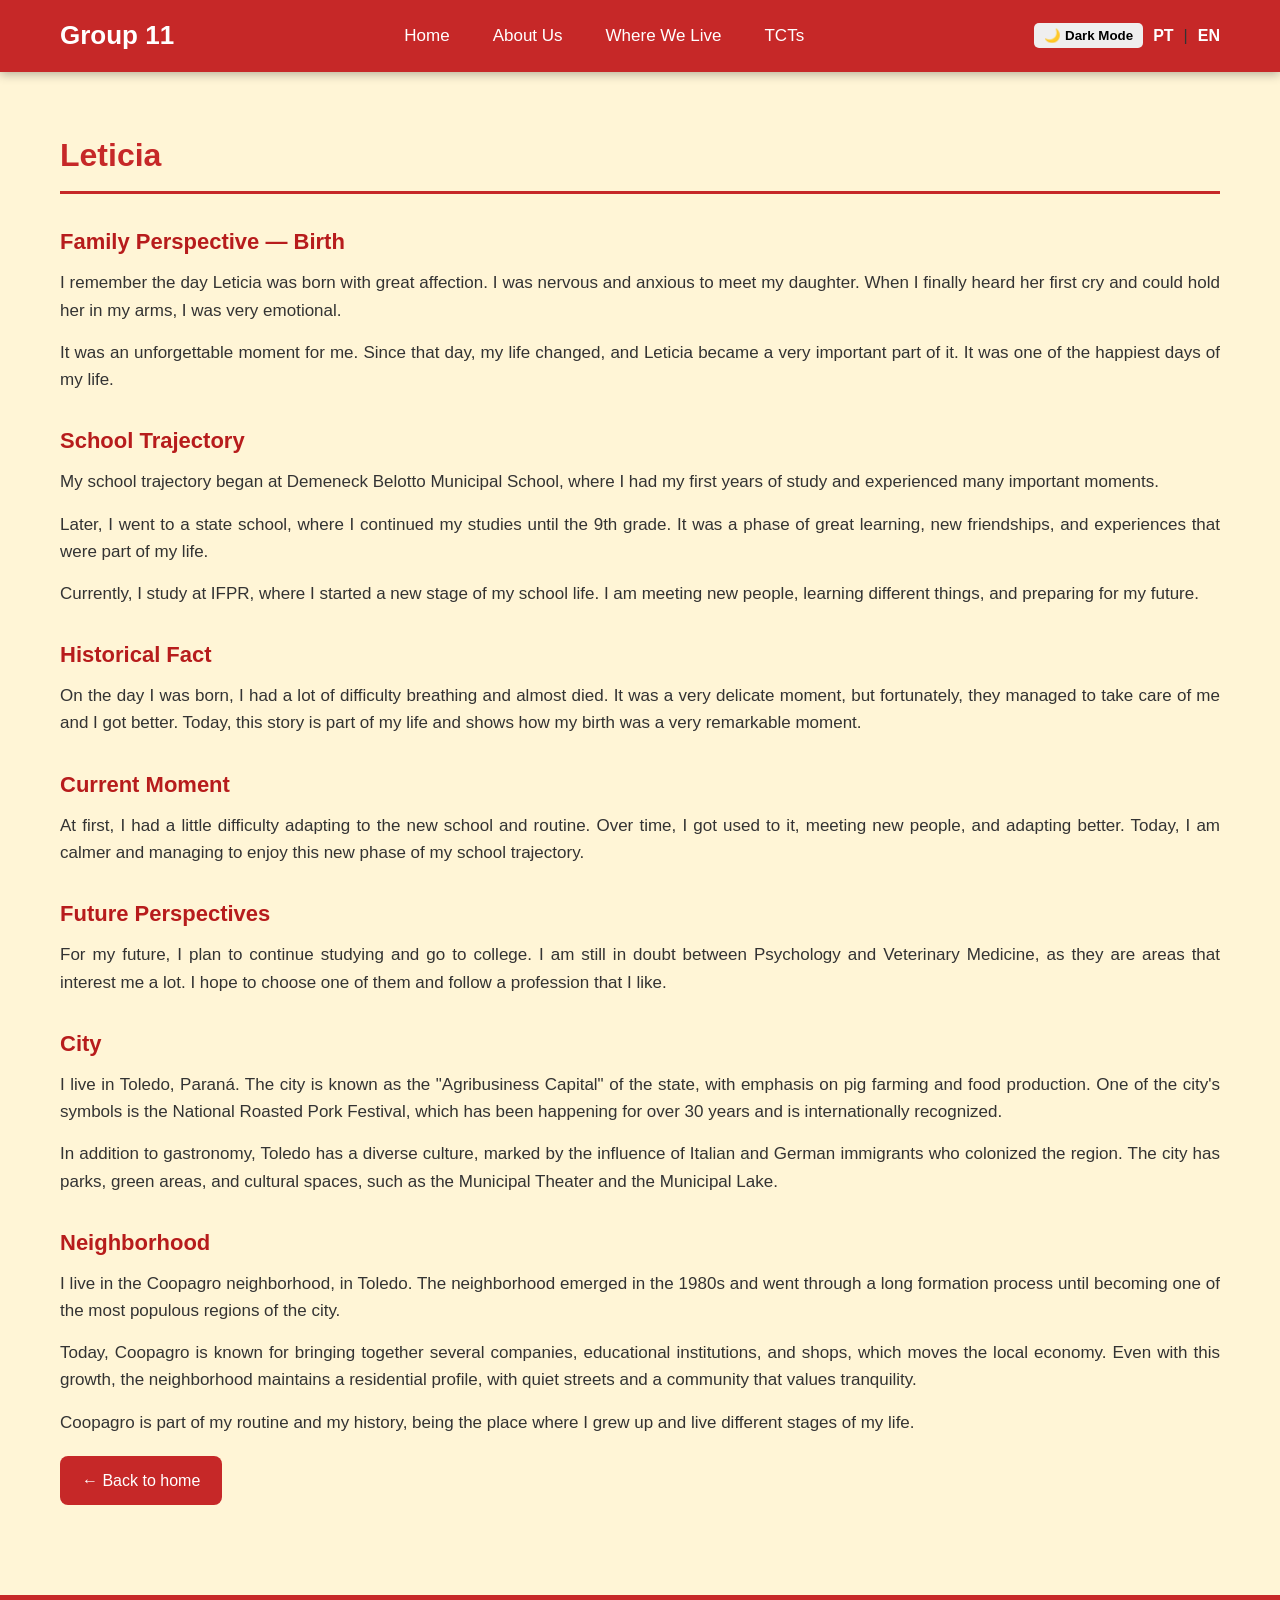
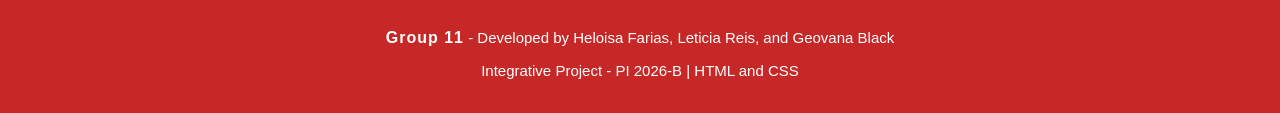
<file: en/leticia.html>
<!DOCTYPE html>
<html lang="en">
<head>
    <meta charset="UTF-8">
    <meta name="viewport" content="width=device-width, initial-scale=1.0">
    <title>Leticia - Group 11</title>
    <link rel="stylesheet" href="../assets/css/estilo.css">
    <script src="../assets/js/script.js" defer></script>
</head>
<body>
<header>
    <nav class="menu">
        <div class="logo"><h1>Group 11</h1></div>
        <ul class="menu-links">
            <li><a href="index.html">Home</a></li>
            <li><a href="index.html#sobre-nos">About Us</a></li>
            <li><a href="index.html#onde-vivemos">Where We Live</a></li>
            <li><a href="index.html#tcts">TCTs</a></li>
        </ul>
        <div style="display: flex; gap: 10px; align-items: center;">
            <button onclick="toggleTema()" style="padding: 5px 10px; cursor: pointer; border-radius: 5px; border: none; font-weight: bold;">🌙 Dark Mode</button>
            <a href="../leticia.html" style="color: white; font-weight: bold; text-decoration: none;">PT</a> | 
            <span style="color: white; font-weight: bold;">EN</span>
        </div>
    </nav>
</header>
<main>
    <section class="inicio">
        <h2>Leticia</h2>
        
        <h3 id="nascimento">Family Perspective — Birth</h3>
        <p>
            I remember the day Leticia was born with great affection.
            I was nervous and anxious to meet my daughter.
            When I finally heard her first cry and could hold her
            in my arms, I was very emotional.
        </p>
        <p>
            It was an unforgettable moment for me. Since that day,
            my life changed, and Leticia became a very
            important part of it. It was one of the happiest days of my life.
        </p>

        <h3 id="trajetoria">School Trajectory</h3>
        <p>
            My school trajectory began at Demeneck Belotto Municipal School,
            where I had my first years of study and experienced many important moments.
        </p>
        <p>
            Later, I went to a state school, where I continued my
            studies until the 9th grade. It was a phase of great learning,
            new friendships, and experiences that were part of my life.
        </p>
        <p>
            Currently, I study at IFPR, where I started a new stage of my
            school life. I am meeting new people, learning different things,
            and preparing for my future.
        </p>

        <h3 id="fato-historico">Historical Fact</h3>
        <p>
            On the day I was born, I had a lot of difficulty breathing
            and almost died. It was a very delicate moment, but
            fortunately, they managed to take care of me and I got better.
            Today, this story is part of my life and shows how
            my birth was a very remarkable moment.
        </p>

        <h3 id="momento-atual">Current Moment</h3>
        <p>
            At first, I had a little difficulty adapting to the
            new school and routine. Over time, I got used to it,
            meeting new people, and adapting better. Today, I am
            calmer and managing to enjoy this new phase of my school trajectory.
        </p>

        <h3 id="perspectivas">Future Perspectives</h3>
        <p>
            For my future, I plan to continue studying and go to college.
            I am still in doubt between Psychology and
            Veterinary Medicine, as they are areas that interest me a lot.
            I hope to choose one of them and follow a profession that I like.
        </p>

        <h3 id="municipio">City</h3>
        <p>
            I live in Toledo, Paraná. The city is known as the "Agribusiness
            Capital" of the state, with emphasis on pig farming and
            food production. One of the city's symbols is the National
            Roasted Pork Festival, which has been happening for over 30 years and
            is internationally recognized.
        </p>
        <p>
            In addition to gastronomy, Toledo has a diverse culture,
            marked by the influence of Italian and German immigrants who
            colonized the region. The city has parks, green areas,
            and cultural spaces, such as the Municipal Theater and the Municipal Lake.
        </p>

        <h3 id="bairro">Neighborhood</h3>
        <p>
            I live in the Coopagro neighborhood, in Toledo. The neighborhood emerged in the
            1980s and went through a long formation process until
            becoming one of the most populous regions of the city.
        </p>
        <p>
            Today, Coopagro is known for bringing together several companies,
            educational institutions, and shops, which moves the local economy.
            Even with this growth, the neighborhood maintains a residential profile,
            with quiet streets and a community that values tranquility.
        </p>
        <p>
            Coopagro is part of my routine and my history, being
            the place where I grew up and live different stages of my life.
        </p>

        <div class="integrantes">
            <a href="index.html">← Back to home</a>
        </div>
    </section>
</main>
<footer>
    <p><strong>Group 11</strong> - Developed by Heloisa Farias, Leticia Reis, and Geovana Black</p>
    <p>Integrative Project - PI 2026-B | HTML and CSS</p>
</footer>
</body>
</html>
</file>
<file: assets/css/estilo.css>
* {
    margin: 0;
    padding: 0;
    box-sizing: border-box;
}

body {
    font-family: Arial, Helvetica, sans-serif;
    background-color: #fff5d6;
    color: #333;
    line-height: 1.6;
}

header {
    background-color: #c62828;
    padding: 15px 0;
    position: fixed;
    top: 0;
    width: 100%;
    z-index: 1000;
    box-shadow: 0 2px 10px rgba(0, 0, 0, 0.3);
}

.menu {
    max-width: 1200px;
    margin: 0 auto;
    padding: 0 20px;
    display: flex;
    justify-content: space-between;
    align-items: center;
    flex-wrap: wrap;
}

.logo h1 {
    color: #ffffff;
    font-size: 26px;
}

.menu-links {
    list-style: none;
    display: flex;
    gap: 15px;
    flex-wrap: wrap;
}

.menu-links li a {
    color: #ffffff;
    text-decoration: none;
    font-size: 17px;
    padding: 8px 14px;
    border-radius: 5px;
    transition: background-color 0.3s;
}

.menu-links li a:hover {
    background-color: #b71c1c;
}

main {
    padding-top: 80px;
}

section {
    padding: 50px 20px;
    max-width: 1200px;
    margin: 0 auto;
}

section h2 {
    font-size: 32px;
    color: #c62828;
    margin-bottom: 20px;
    border-bottom: 3px solid #c62828;
    padding-bottom: 10px;
}

section h3 {
    font-size: 22px;
    color: #b71c1c;
    margin-top: 30px;
    margin-bottom: 10px;
}

section h4 {
    font-size: 19px;
    color: #b71c1c;
    margin-top: 20px;
    margin-bottom: 8px;
}

section p {
    font-size: 17px;
    margin-bottom: 15px;
    text-align: justify;
}

section ul {
    padding-left: 25px;
    margin-bottom: 15px;
}

section li {
    margin-bottom: 8px;
}

.integrantes {
    display: flex;
    gap: 15px;
    margin-top: 20px;
    flex-wrap: wrap;
}

.integrantes a {
    background-color: #c62828;
    color: white;
    text-decoration: none;
    padding: 12px 22px;
    border-radius: 8px;
    transition: background-color 0.3s;
}

.integrantes a:hover {
    background-color: #b71c1c;
}


footer {
    background-color: #c62828;
    color: #ffffff;
    text-align: center;
    padding: 25px 20px;
    margin-top: 40px;
    line-height: 1.8;
}

footer p {
    margin: 4px 0;
    font-size: 15px;
}

footer p strong {
    font-size: 16px;
    letter-spacing: 1px;
}


@media screen and (max-width: 768px) {
    .menu {
        flex-direction: column;
        gap: 10px;
    }

    .menu-links {
        justify-content: center;
        gap: 8px;
    }

    .menu-links li a {
        font-size: 14px;
        padding: 6px 10px;
    }

    section h2 {
        font-size: 26px;
    }
}
#banner {
    padding: 20px;
    max-width: 1200px;
    margin: 0 auto;
}

.carrossel {
    position: relative;
    max-width: 1200px;
    margin: 0 auto;
    overflow: hidden;
    border-radius: 10px;
    box-shadow: 0 4px 15px rgba(0,0,0,0.2);
}

.carrossel input[type="radio"] {
    display: none;
}

.carrossel-slides {
    display: flex;
    width: 300%;
    transition: transform 0.6s ease;
}

.slide {
    width: 33.333%;
}

.slide img {
    width: 100%;
    display: block;
    height: 400px;
    object-fit: cover;
}

#slide1:checked ~ .carrossel-slides { transform: translateX(0); }
#slide2:checked ~ .carrossel-slides { transform: translateX(-33.333%); }
#slide3:checked ~ .carrossel-slides { transform: translateX(-66.666%); }

.navegacao {
    position: absolute;
    bottom: 15px;
    width: 100%;
    text-align: center;
}

/* ========== VÍDEOS ========== */
.video-container {
    position: relative;
    padding-bottom: 56.25%; /* Proporção 16:9 */
    height: 0;
    overflow: hidden;
    max-width: 100%;
    margin: 20px 0;
    border-radius: 8px;
    box-shadow: 0 4px 10px rgba(0,0,0,0.1);
}

.video-container iframe {
    position: absolute;
    top: 0;
    left: 0;
    width: 100%;
    height: 100%;
    border: none;
}

.navegacao label {
    display: inline-block;
    width: 15px;
    height: 15px;
    background-color: rgba(255,255,255,0.6);
    border-radius: 50%;
    margin: 0 6px;
    cursor: pointer;
    transition: background-color 0.3s;
}

.navegacao label:hover {
    background-color: #fff;
}

#slide1:checked ~ .navegacao label[for="slide1"],
#slide2:checked ~ .navegacao label[for="slide2"],
#slide3:checked ~ .navegacao label[for="slide3"] {
    background-color: #c62828;
  }

/* ========== MODO NOTURNO ========== */
:root {
    --fundo: #fff5d6; 
    --texto: #333; 
    --menu: #c62828;
}
html.tema-escuro {
    --fundo: #121212; 
    --texto: #fff; 
    --menu: #1f1f1f;
}
body {
    background-color: var(--fundo) !important;
    color: var(--texto) !important;
}
header, footer {
    background-color: var(--menu) !important;
}
</file>
